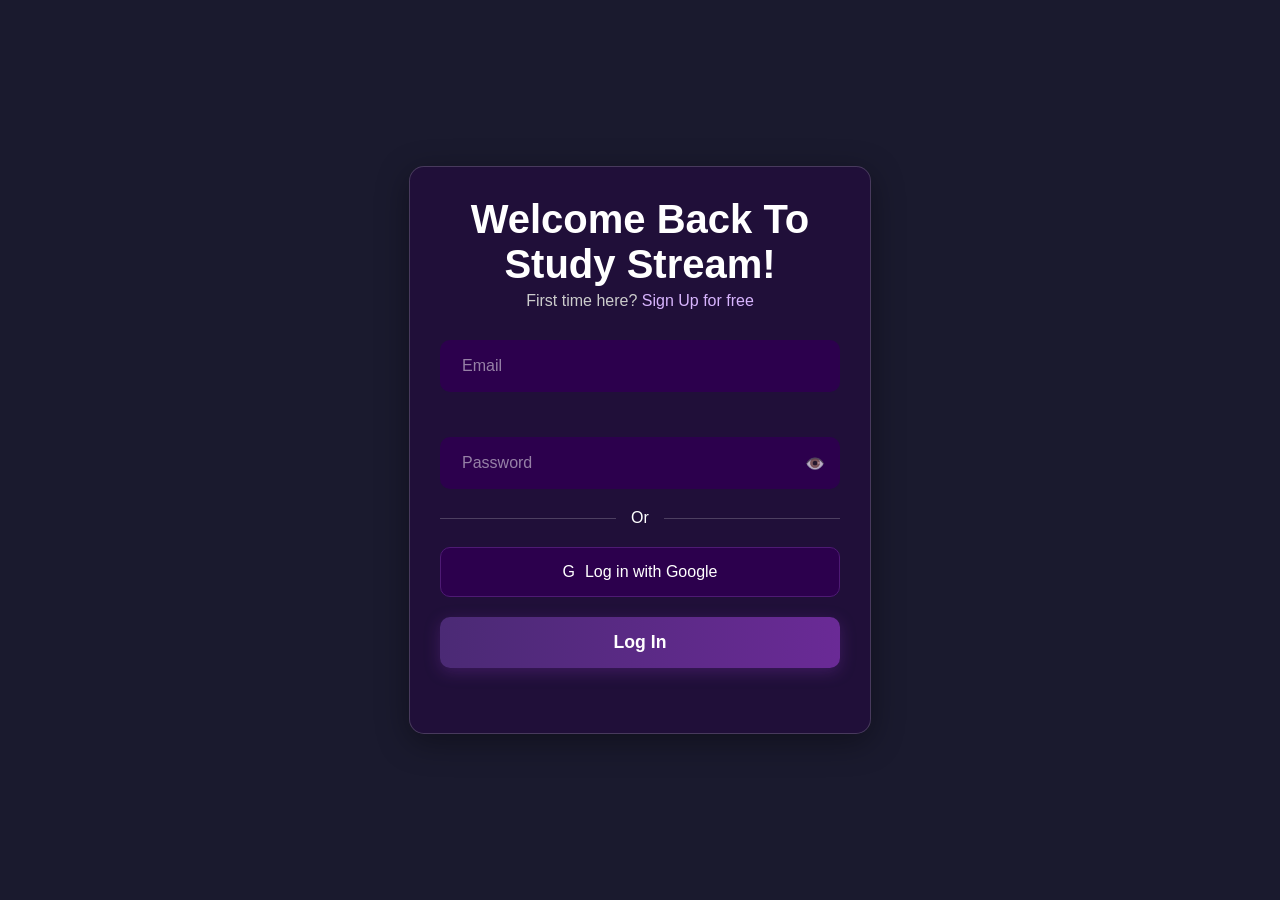
<file: index.html>
<!DOCTYPE html>
<html>
<head>
    <title>Sign Up</title>
    <meta charset="UTF-8">
    <meta name="viewport" content="width=device-width,initial-scale=1.0">
    <link rel="stylesheet" href="styles.css">
</head>
<body>
    <div class="first-container">
        <div class="header">
            <h1>Welcome Back To Study Stream!</h1>
            <p>First time here? <a href="signup.html" class="signup-link">Sign Up for free</a></p>
        </div>

        <form action="#" method="post" id="loginForm">
            <div class="sign-up-form">
                <input type="email" id="userEmail" class="form-control" placeholder="Email" required>
                <div class="validation-message" id="emailValidation"></div>
            </div>

            <div class="sign-up-form password-container">
                <input type="password" id="password" class="form-control" placeholder="Password" required>
                <span class="toggle-password" onclick="togglePassword()">👁️</span>
                <div class="validation-message" id="passwordValidation"></div>
            </div>

            <div class="divider">Or</div>

            <button type="button" class="social-login-button" id="googleLogin">
                <span class="google-icon">G</span>Log in with Google
            </button>

            <button type="submit" class="login-button" id="loginBtn">
                <span class="btn-text">Log In</span>
                <span class="loading-spinner" style="display: none;">⏳</span>
            </button>

            <div class="message" id="loginMessage"></div>
        </form>
    </div>

    <script src="script.js"></script>
</body>
</html>
</file>
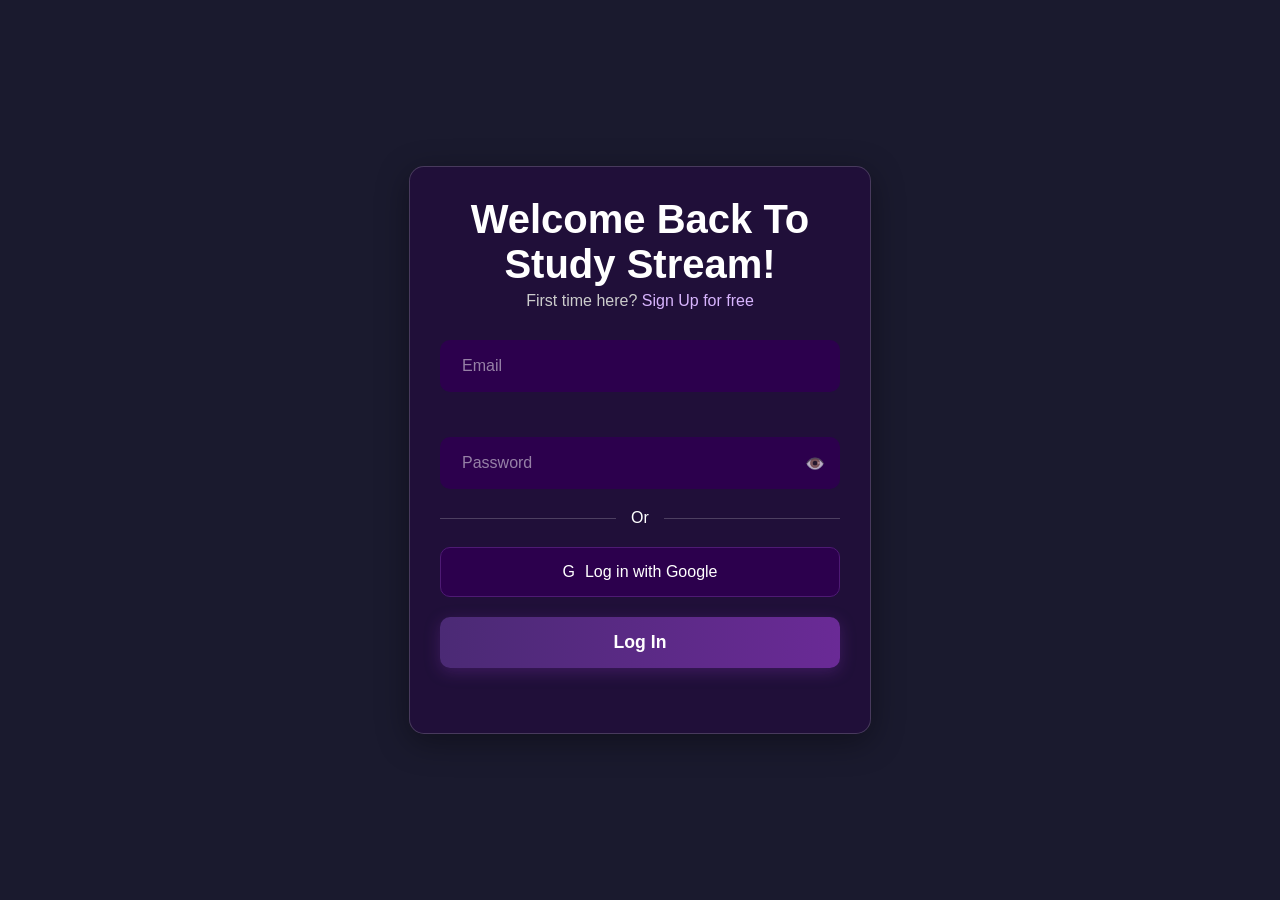
<file: dashboard.html>
<!DOCTYPE html>
<html lang="en">
  <head>
    <meta charset="UTF-8" />
    <meta name="viewport" content="width=device-width, initial-scale=1.0" />
    <title>StudyStream Dashboard</title>
    <link rel="stylesheet" href="styles.css" />
  </head>
  <body class="dashboard-body">
    <div class="app-container">
      <!-- Sidebar -->
      <aside class="sidebar">
        <!-- Logo -->
        <div class="sidebar-logo">
          <div class="logo-content">
            <div class="logo-icon">
              <svg
                class="icon"
                fill="none"
                stroke="currentColor"
                viewBox="0 0 24 24"
              >
                <path
                  stroke-linecap="round"
                  stroke-linejoin="round"
                  stroke-width="2"
                  d="M12 6.253v13m0-13C10.832 5.477 9.246 5 7.5 5S4.168 5.477 3 6.253v13C4.168 18.477 5.754 18 7.5 18s3.332.477 4.5 1.253m0-13C13.168 5.477 14.754 5 16.5 5c1.747 0 3.332.477 4.5 1.253v13C19.832 18.477 18.247 18 16.5 18c-1.746 0-3.332.477-4.5 1.253"
                />
              </svg>
            </div>
            <div>
              <h1 class="logo-title">StudyStream</h1>
              <p class="logo-subtitle">Learn together, succeed faster</p>
            </div>
          </div>
        </div>

        <!-- Navigation -->
        <nav class="sidebar-nav">
          <button class="nav-item active">
            <svg
              class="icon"
              fill="none"
              stroke="currentColor"
              viewBox="0 0 24 24"
            >
              <path
                stroke-linecap="round"
                stroke-linejoin="round"
                stroke-width="2"
                d="M3 12l2-2m0 0l7-7 7 7M5 10v10a1 1 0 001 1h3m10-11l2 2m-2-2v10a1 1 0 01-1 1h-3m-6 0a1 1 0 001-1v-4a1 1 0 011-1h2a1 1 0 011 1v4a1 1 0 001 1m-6 0h6"
              />
            </svg>
            <span>Dashboard</span>
          </button>
          <button class="nav-item">
            <svg
              class="icon"
              fill="none"
              stroke="currentColor"
              viewBox="0 0 24 24"
            >
              <path
                stroke-linecap="round"
                stroke-linejoin="round"
                stroke-width="2"
                d="M17 20h5v-2a3 3 0 00-5.356-1.857M17 20H7m10 0v-2c0-.656-.126-1.283-.356-1.857M7 20H2v-2a3 3 0 015.356-1.857M7 20v-2c0-.656.126-1.283.356-1.857m0 0a5.002 5.002 0 019.288 0M15 7a3 3 0 11-6 0 3 3 0 016 0zm6 3a2 2 0 11-4 0 2 2 0 014 0zM7 10a2 2 0 11-4 0 2 2 0 014 0z"
              />
            </svg>
            <span>Study Rooms</span>
          </button>
          <button class="nav-item">
            <svg
              class="icon"
              fill="none"
              stroke="currentColor"
              viewBox="0 0 24 24"
            >
              <path
                stroke-linecap="round"
                stroke-linejoin="round"
                stroke-width="2"
                d="M12 6.253v13m0-13C10.832 5.477 9.246 5 7.5 5S4.168 5.477 3 6.253v13C4.168 18.477 5.754 18 7.5 18s3.332.477 4.5 1.253m0-13C13.168 5.477 14.754 5 16.5 5c1.747 0 3.332.477 4.5 1.253v13C19.832 18.477 18.247 18 16.5 18c-1.746 0-3.332.477-4.5 1.253"
              />
            </svg>
            <span>My Notes</span>
          </button>
          <button class="nav-item">
            <svg
              class="icon"
              fill="none"
              stroke="currentColor"
              viewBox="0 0 24 24"
            >
              <path
                stroke-linecap="round"
                stroke-linejoin="round"
                stroke-width="2"
                d="M9 19v-6a2 2 0 00-2-2H5a2 2 0 00-2 2v6a2 2 0 002 2h2a2 2 0 002-2zm0 0V9a2 2 0 012-2h2a2 2 0 012 2v10m-6 0a2 2 0 002 2h2a2 2 0 002-2m0 0V5a2 2 0 012-2h2a2 2 0 012 2v14a2 2 0 01-2 2h-2a2 2 0 01-2-2z"
              />
            </svg>
            <span>Progress</span>
          </button>
          <button class="nav-item">
            <svg
              class="icon"
              fill="none"
              stroke="currentColor"
              viewBox="0 0 24 24"
            >
              <path
                stroke-linecap="round"
                stroke-linejoin="round"
                stroke-width="2"
                d="M12 15v2m-6 4h12a2 2 0 002-2v-6a2 2 0 00-2-2H6a2 2 0 00-2 2v6a2 2 0 002 2zm10-10V7a4 4 0 00-8 0v4h8z"
              />
            </svg>
            <span>Challenges</span>
          </button>
          <button class="nav-item">
            <svg
              class="icon"
              fill="none"
              stroke="currentColor"
              viewBox="0 0 24 24"
            >
              <path
                stroke-linecap="round"
                stroke-linejoin="round"
                stroke-width="2"
                d="M9 12l2 2 4-4m6 2a9 9 0 11-18 0 9 9 0 0118 0z"
              />
            </svg>
            <span>Goals</span>
          </button>
          <button class="nav-item">
            <svg
              class="icon"
              fill="none"
              stroke="currentColor"
              viewBox="0 0 24 24"
            >
              <path
                stroke-linecap="round"
                stroke-linejoin="round"
                stroke-width="2"
                d="M12 8v4l3 3m6-3a9 9 0 11-18 0 9 9 0 0118 0z"
              />
            </svg>
            <span>Pomodoro</span>
          </button>
          <button class="nav-item">
            <svg
              class="icon"
              fill="none"
              stroke="currentColor"
              viewBox="0 0 24 24"
            >
              <path
                stroke-linecap="round"
                stroke-linejoin="round"
                stroke-width="2"
                d="M8 12h.01M12 12h.01M16 12h.01M21 12c0 4.418-4.03 8-9 8a9.863 9.863 0 01-4.255-.949L3 20l1.395-3.72C3.512 15.042 3 13.574 3 12c0-4.418 4.03-8 9-8s9 3.582 9 8z"
              />
            </svg>
            <span>Chat</span>
          </button>
          <button class="nav-item">
            <svg
              class="icon"
              fill="none"
              stroke="currentColor"
              viewBox="0 0 24 24"
            >
              <path
                stroke-linecap="round"
                stroke-linejoin="round"
                stroke-width="2"
                d="M10.325 4.317c.426-1.756 2.924-1.756 3.35 0a1.724 1.724 0 002.573 1.066c1.543-.94 3.31.826 2.37 2.37a1.724 1.724 0 001.065 2.572c1.756.426 1.756 2.924 0 3.35a1.724 1.724 0 00-1.066 2.573c.94 1.543-.826 3.31-2.37 2.37a1.724 1.724 0 00-2.572 1.065c-.426 1.756-2.924 1.756-3.35 0a1.724 1.724 0 00-2.573-1.066c-1.543.94-3.31-.826-2.37-2.37a1.724 1.724 0 00-1.065-2.572c-1.756-.426-1.756-2.924 0-3.35a1.724 1.724 0 001.066-2.573c-.94-1.543.826-3.31 2.37-2.37.996.608 2.296.07 2.572-1.065z"
              />
              <path
                stroke-linecap="round"
                stroke-linejoin="round"
                stroke-width="2"
                d="M15 12a3 3 0 11-6 0 3 3 0 016 0z"
              />
            </svg>
            <span>Settings</span>
          </button>
        </nav>

        <!-- User Profile -->
        <div class="user-profile">
          <div class="user-info">
            <div class="user-avatar">KM</div>
            <div class="user-details">
              <p class="user-name">Khotso Mahloane</p>
              <p class="user-level">Level 3 Scholar</p>
            </div>
          </div>
          <button class="logout-btn">
            <svg
              class="icon"
              fill="none"
              stroke="currentColor"
              viewBox="0 0 24 24"
            >
              <path
                stroke-linecap="round"
                stroke-linejoin="round"
                stroke-width="2"
                d="M17 16l4-4m0 0l-4-4m4 4H7m6 4v1a3 3 0 01-3 3H6a3 3 0 01-3-3V7a3 3 0 013-3h4a3 3 0 013 3v1"
              />
            </svg>
            Logout
          </button>
        </div>
      </aside>

      <!-- Main Content -->
      <main class="main-content">
        <!-- Header -->
        <header class="dashboard-header">
          <div>
            <h1 class="header-title">Good morning, Khotso Mahloane! 🌟</h1>
            <p class="header-subtitle">
              Ready to crush your study goals today?
            </p>
          </div>
          <button class="create-room-btn">
            <svg
              class="icon"
              fill="none"
              stroke="currentColor"
              viewBox="0 0 24 24"
            >
              <path
                stroke-linecap="round"
                stroke-linejoin="round"
                stroke-width="2"
                d="M12 4v16m8-8H4"
              />
            </svg>
            Create Study Room
          </button>
        </header>

        <!-- Dashboard Content -->
        <div class="dashboard-content">
          <!-- Stats Grid -->
          <div class="stats-grid">
            <div class="stat-card">
              <div class="stat-header">
                <div>
                  <div class="stat-value">14</div>
                  <div class="stat-subtitle">Days in a row! 🔥</div>
                </div>
                <div class="stat-icon">
                  <svg
                    class="icon"
                    fill="none"
                    stroke="currentColor"
                    viewBox="0 0 24 24"
                  >
                    <path
                      stroke-linecap="round"
                      stroke-linejoin="round"
                      stroke-width="2"
                      d="M17.657 18.657A8 8 0 016.343 7.343S7 9 9 10c0-2 .5-5 2.986-7C14 5 16.09 5.777 17.656 7.343A7.975 7.975 0 0120 13a7.975 7.975 0 01-2.343 5.657z"
                    />
                  </svg>
                </div>
              </div>
              <p class="stat-subtitle">Study Streak</p>
            </div>

            <div class="stat-card">
              <div class="stat-header">
                <div>
                  <div class="stat-value">28.5</div>
                  <div class="stat-subtitle">Target: 35 hours</div>
                </div>
                <div class="stat-icon">
                  <svg
                    class="icon"
                    fill="none"
                    stroke="currentColor"
                    viewBox="0 0 24 24"
                  >
                    <path
                      stroke-linecap="round"
                      stroke-linejoin="round"
                      stroke-width="2"
                      d="M12 8v4l3 3m6-3a9 9 0 11-18 0 9 9 0 0118 0z"
                    />
                  </svg>
                </div>
              </div>
              <p class="stat-subtitle">Hours This Week</p>
            </div>

            <div class="stat-card">
              <div class="stat-header">
                <div>
                  <div class="stat-value">12</div>
                  <div class="stat-subtitle">This month</div>
                </div>
                <div class="stat-icon">
                  <svg
                    class="icon"
                    fill="none"
                    stroke="currentColor"
                    viewBox="0 0 24 24"
                  >
                    <path
                      stroke-linecap="round"
                      stroke-linejoin="round"
                      stroke-width="2"
                      d="M9.663 17h4.673M12 3v1m6.364 1.636l-.707.707M21 12h-1M4 12H3m3.343-5.657l-.707-.707m2.828 9.9a5 5 0 117.072 0l-.548.547A3.374 3.374 0 0014 18.469V19a2 2 0 11-4 0v-.531c0-.895-.356-1.754-.988-2.386l-.548-.547z"
                    />
                  </svg>
                </div>
              </div>
              <p class="stat-subtitle">Study Sessions</p>
            </div>

            <div class="stat-card">
              <div class="stat-header">
                <div>
                  <div class="stat-value">23</div>
                  <div class="stat-subtitle">Badges earned</div>
                </div>
                <div class="stat-icon">
                  <svg
                    class="icon"
                    fill="none"
                    stroke="currentColor"
                    viewBox="0 0 24 24"
                  >
                    <path
                      stroke-linecap="round"
                      stroke-linejoin="round"
                      stroke-width="2"
                      d="M12 15v2m-6 4h12a2 2 0 002-2v-6a2 2 0 00-2-2H6a2 2 0 00-2 2v6a2 2 0 002 2zm10-10V7a4 4 0 00-8 0v4h8z"
                    />
                  </svg>
                </div>
              </div>
              <p class="stat-subtitle">Achievements</p>
            </div>
          </div>

          <!-- Study Rooms Section -->
          <div>
            <div class="section-header">
              <h2 class="section-title">Active Study Rooms</h2>
              <button class="view-all-btn">View All Rooms</button>
            </div>

            <div class="rooms-grid">
              <!-- Room 1 -->
              <div class="room-card">
                <div class="room-header">
                  <div>
                    <h3 class="room-title">Physics Final Prep</h3>
                    <p class="room-subject">Physics</p>
                  </div>
                  <span class="live-badge">
                    <span class="live-dot"></span>
                    LIVE
                  </span>
                </div>
                <div class="room-participants">
                  <div class="participant-avatars">
                    <div class="participant-avatar">KM</div>
                    <div class="participant-avatar">MC</div>
                    <div class="participant-avatar">ED</div>
                    <div class="participant-avatar">AT</div>
                  </div>
                  <span class="participant-count">4/8 participants</span>
                </div>
                <p class="room-activity">📝 Solving thermodynamics problems</p>
                <p class="room-duration">⏱️ Duration: 2h 30m</p>
                <button class="join-room-btn">Join Room</button>
              </div>

              <!-- Room 2 -->
              <div class="room-card">
                <div class="room-header">
                  <div>
                    <h3 class="room-title">React Deep Dive</h3>
                    <p class="room-subject">Programming</p>
                  </div>
                  <span class="live-badge">
                    <span class="live-dot"></span>
                    LIVE
                  </span>
                </div>
                <div class="room-participants">
                  <div class="participant-avatars">
                    <div class="participant-avatar">KM</div>
                    <div class="participant-avatar">LP</div>
                    <div class="participant-avatar">DK</div>
                    <div class="participant-avatar">AB</div>
                  </div>
                  <span class="participant-count">6/10 participants</span>
                </div>
                <p class="room-activity">💻 Building a custom hook together</p>
                <p class="room-duration">⏱️ Duration: 1h 45m</p>
                <button class="join-room-btn">Join Room</button>
              </div>

              <!-- Room 3 -->
              <div class="room-card">
                <div class="room-header">
                  <div>
                    <h3 class="room-title">Calculus Study Group</h3>
                    <p class="room-subject">Mathematics</p>
                  </div>
                </div>
                <div class="room-participants">
                  <div class="participant-avatars">
                    <div class="participant-avatar">KM</div>
                    <div class="participant-avatar">SA</div>
                  </div>
                  <span class="participant-count">2/6 participants</span>
                </div>
                <p class="room-activity">
                  🔜 Starting soon - Integration techniques
                </p>
                <p class="room-duration">⏱️ Duration: 3h 0m</p>
                <button class="join-room-btn">Join Room</button>
              </div>
            </div>
          </div>

          <!-- Quick Actions & Schedule -->
          <div class="bottom-grid">
            <div class="card">
              <h3 class="card-title">Quick Actions</h3>
              <button class="action-btn primary">
                <svg
                  class="icon"
                  fill="none"
                  stroke="currentColor"
                  viewBox="0 0 24 24"
                >
                  <path
                    stroke-linecap="round"
                    stroke-linejoin="round"
                    stroke-width="2"
                    d="M12 8v4l3 3m6-3a9 9 0 11-18 0 9 9 0 0118 0z"
                  />
                </svg>
                Start Pomodoro Session
              </button>
              <button class="action-btn">
                <svg
                  class="icon"
                  fill="none"
                  stroke="currentColor"
                  viewBox="0 0 24 24"
                >
                  <path
                    stroke-linecap="round"
                    stroke-linejoin="round"
                    stroke-width="2"
                    d="M12 6.253v13m0-13C10.832 5.477 9.246 5 7.5 5S4.168 5.477 3 6.253v13C4.168 18.477 5.754 18 7.5 18s3.332.477 4.5 1.253m0-13C13.168 5.477 14.754 5 16.5 5c1.747 0 3.332.477 4.5 1.253v13C19.832 18.477 18.247 18 16.5 18c-1.746 0-3.332.477-4.5 1.253"
                  />
                </svg>
                Upload Study Materials
              </button>
              <button class="action-btn">
                <svg
                  class="icon"
                  fill="none"
                  stroke="currentColor"
                  viewBox="0 0 24 24"
                >
                  <path
                    stroke-linecap="round"
                    stroke-linejoin="round"
                    stroke-width="2"
                    d="M17 20h5v-2a3 3 0 00-5.356-1.857M17 20H7m10 0v-2c0-.656-.126-1.283-.356-1.857M7 20H2v-2a3 3 0 015.356-1.857M7 20v-2c0-.656.126-1.283.356-1.857m0 0a5.002 5.002 0 019.288 0M15 7a3 3 0 11-6 0 3 3 0 016 0zm6 3a2 2 0 11-4 0 2 2 0 014 0zM7 10a2 2 0 11-4 0 2 2 0 014 0z"
                  />
                </svg>
                Invite Study Buddy
              </button>
            </div>

            <div class="card">
              <h3 class="card-title">Today's Schedule</h3>
              <div class="schedule-item">
                <div class="schedule-info">
                  <svg
                    class="icon"
                    fill="none"
                    stroke="currentColor"
                    viewBox="0 0 24 24"
                    style="color: hsl(217, 91%, 60%)"
                  >
                    <path
                      stroke-linecap="round"
                      stroke-linejoin="round"
                      stroke-width="2"
                      d="M8 7V3m8 4V3m-9 8h10M5 21h14a2 2 0 002-2V7a2 2 0 00-2-2H5a2 2 0 00-2 2v12a2 2 0 002 2z"
                    />
                  </svg>
                  <div>
                    <p class="schedule-title">Python Study Session</p>
                    <p class="schedule-type">Study Room</p>
                  </div>
                </div>
                <span class="schedule-time">2:00 PM</span>
              </div>
              <div class="schedule-item">
                <div class="schedule-info">
                  <svg
                    class="icon"
                    fill="none"
                    stroke="currentColor"
                    viewBox="0 0 24 24"
                    style="color: hsl(217, 91%, 60%)"
                  >
                    <path
                      stroke-linecap="round"
                      stroke-linejoin="round"
                      stroke-width="2"
                      d="M8 7V3m8 4V3m-9 8h10M5 21h14a2 2 0 002-2V7a2 2 0 00-2-2H5a2 2 0 00-2 2v12a2 2 0 002 2z"
                    />
                  </svg>
                  <div>
                    <p class="schedule-title">Calculus Quiz Review</p>
                    <p class="schedule-type">AI Tutor</p>
                  </div>
                </div>
                <span class="schedule-time">4:30 PM</span>
              </div>
              <div class="schedule-item">
                <div class="schedule-info">
                  <svg
                    class="icon"
                    fill="none"
                    stroke="currentColor"
                    viewBox="0 0 24 24"
                    style="color: hsl(217, 91%, 60%)"
                  >
                    <path
                      stroke-linecap="round"
                      stroke-linejoin="round"
                      stroke-width="2"
                      d="M8 7V3m8 4V3m-9 8h10M5 21h14a2 2 0 002-2V7a2 2 0 00-2-2H5a2 2 0 00-2 2v12a2 2 0 002 2z"
                    />
                  </svg>
                  <div>
                    <p class="schedule-title">Group Challenge: 30-Day Streak</p>
                    <p class="schedule-type">Challenge</p>
                  </div>
                </div>
                <span class="schedule-time">6:00 PM</span>
              </div>
            </div>
          </div>
        </div>
      </main>
    </div>
    <script src="script.js"></script>
  </body>
</html>
</file>
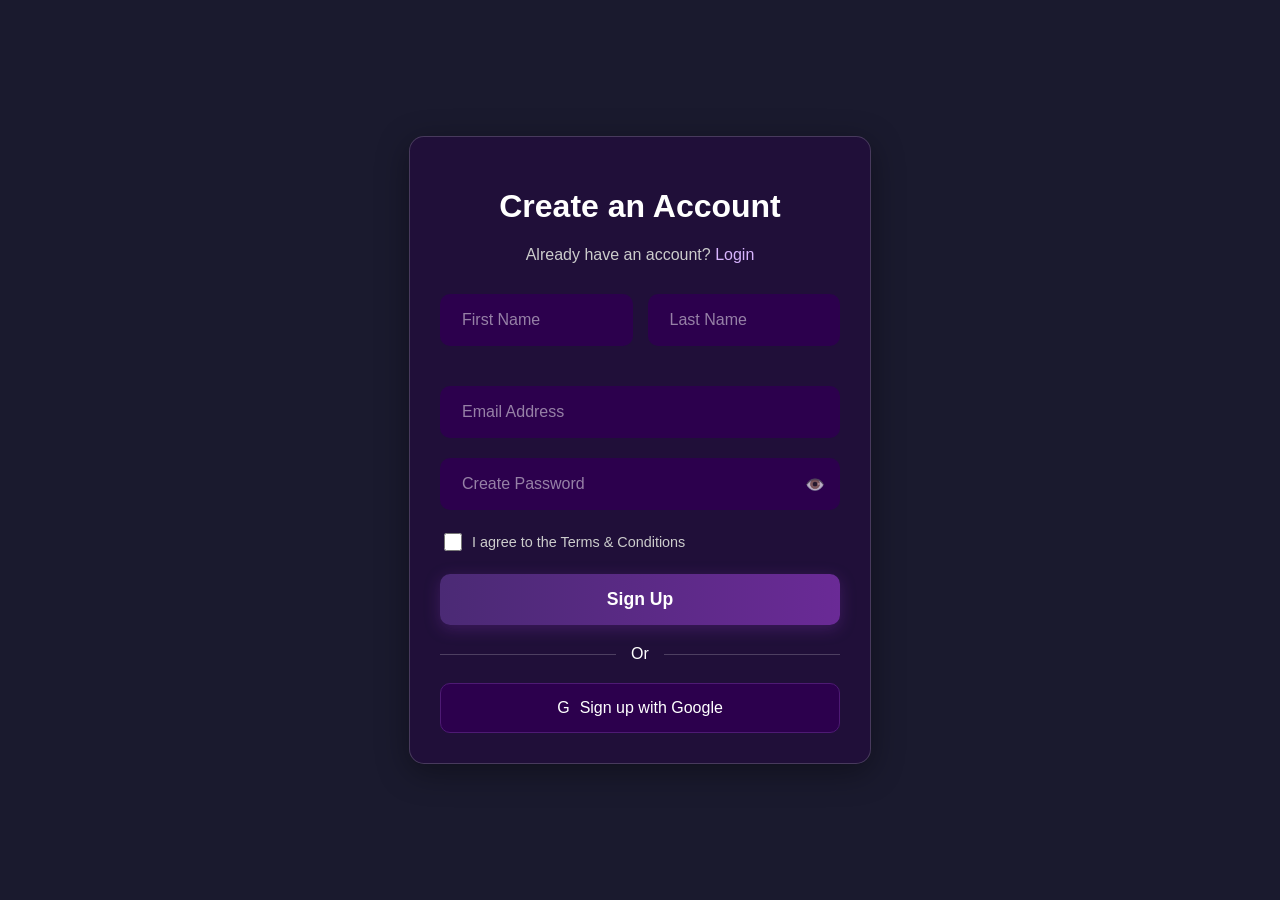
<file: signup.html>
<!DOCTYPE html>
<html lang="en">
<head>
    <meta charset="UTF-8">
    <meta name="viewport" content="width=device-width, initial-scale=1.0">
    <title>Sign Up - Study Stream</title>
    <link rel="stylesheet" href="styles.css">
</head>
<body>
    <div class="first-container">
        <h1>Create an Account</h1>
        <p class="login">Already have an account? <a href="index.html">Login</a></p>
        
        <form action="#" method="post" id="signupForm">
            <div class="input-row">
                <div class="input-group">
                    <input type="text" class="form-control" placeholder="First Name" required>
                </div>
                <div class="input-group">
                    <input type="text" class="form-control" placeholder="Last Name" required>
                </div>
            </div>
            
            <div class="input-group">
                <input type="email" class="form-control" placeholder="Email Address" required>
            </div>
            
            <div class="input-group password-container">
                <input type="password" class="form-control" placeholder="Create Password" required>
                <span class="toggle-password" onclick="togglePassword()">👁️</span>
            </div>
            
            <div class="terms-container">
                <input type="checkbox" id="terms" name="terms" required>
                <label for="terms">I agree to the Terms & Conditions</label>
            </div>
            
            <button type="submit" class="login-button">
                <span class="btn-text">Sign Up</span>
                <span class="loading-spinner" style="display: none;">⏳</span>
            </button>
            
            <div class="divider">Or</div>
            
            <button type="button" class="social-login-button">
                <span class="google-icon">G</span>Sign up with Google
            </button>
        </form>
    </div>

    <script src="script.js"></script>
</body>
</html>
</file>
<file: styles.css>
/* === EXISTING LOGIN/SIGNUP STYLES === */
:root {
  --dark-background: #1a1a2e;
  --purple-dark: #2c004d;
  --purple-medium: #4e1a74;
  --purple-light: #6a2a96;
  --text-color: #ffffff;
  --button-gradient: linear-gradient(90deg, #4b2a75, #6a2a96);
  --success: #4ade80;
  --error: #f87171;
}

body {
  font-family: "Poppins", sans-serif;
  background-color: var(--dark-background);
  color: var(--text-color);
  display: flex;
  justify-content: center;
  align-items: center;
  min-height: 100vh;
  margin: 0;
  text-align: center;
  padding: 20px;
  box-sizing: border-box;
  background-image: url("https://images.unsplash.com/photo-1584697964358-3e14ca57658b?ixlib=rb-4.0.3");
  background-size: 120%;
  background-position: center;
  animation: kenburns 20s infinite ease-in-out;
}

.first-container {
  width: 100%;
  max-width: 400px;
  padding: 30px;
  border-radius: 15px;
  background: rgba(44, 0, 77, 0.4);
  box-shadow: 0 8px 32px 0 rgba(0, 0, 0, 0.37);
  backdrop-filter: blur(4px);
  -webkit-backdrop-filter: blur(4px);
  border: 1px solid rgba(255, 255, 255, 0.18);
  animation: float 6s ease-in-out infinite;
  opacity: 0;
  transform: translateY(20px);
  animation: fadeIn 1s ease forwards, float 6s ease-in-out infinite;
}

.header h1 {
  font-size: 2.5rem;
  margin: 0;
  font-weight: 600;
}

.header p {
  font-size: 1rem;
  margin: 5px 0 30px;
  color: #ccc;
}

/* Shared styles for both pages */
.signup-link,
.login a {
  color: #d8b4fe;
  text-decoration: none;
  font-weight: 500;
  transition: color 0.3s ease, text-decoration 0.3s ease;
}

.signup-link:hover,
.login a:hover {
  color: #e9d5ff;
  text-decoration: underline;
}

.signup-link:active,
.login a:active {
  color: #c084fc;
}

.login {
  font-size: 1rem;
  margin: 5px 0 30px;
  color: #ccc;
}

.sign-up-form,
.input-group {
  margin-bottom: 20px;
  position: relative;
}

.password-container {
  display: flex;
  align-items: center;
}

.input-row {
  display: flex;
  gap: 15px;
  margin-bottom: 20px;
}

.input-group {
  flex: 1;
}

.toggle-password {
  position: absolute;
  right: 15px;
  cursor: pointer;
  opacity: 0.7;
  transition: opacity 0.3s ease;
}

.toggle-password:hover {
  opacity: 1;
}

.form-control {
  width: 100%;
  padding: 15px 20px;
  background-color: var(--purple-dark);
  border: 2px solid transparent;
  border-radius: 10px;
  color: var(--text-color);
  font-size: 1rem;
  box-sizing: border-box;
  outline: none;
  transition: all 0.3s ease;
}

.form-control::placeholder {
  color: rgba(255, 255, 255, 0.5);
}

.form-control:focus {
  background-color: var(--purple-medium);
  box-shadow: 0 0 0 3px rgba(106, 42, 150, 0.5);
  border-color: var(--purple-light);
}

.form-control.valid {
  border-color: var(--success);
}

.form-control.invalid {
  border-color: var(--error);
}

.validation-message {
  font-size: 0.8rem;
  margin-top: 5px;
  text-align: left;
  min-height: 20px;
}

.validation-message.valid {
  color: var(--success);
}

.validation-message.invalid {
  color: var(--error);
}

.terms-container {
  display: flex;
  align-items: center;
  margin-bottom: 20px;
  text-align: left;
}

.terms-container input[type="checkbox"] {
  width: 18px;
  height: 18px;
  margin-right: 10px;
  accent-color: var(--purple-light);
  cursor: pointer;
}

.terms-container label {
  font-size: 0.9rem;
  color: #ccc;
  cursor: pointer;
}

.divider {
  display: flex;
  align-items: center;
  text-align: center;
  margin: 20px 0;
}

.divider::before,
.divider::after {
  content: "";
  flex: 1;
  border-bottom: 1px solid rgba(255, 255, 255, 0.2);
}

.divider:not(:empty)::before {
  margin-right: 15px;
}

.divider:not(:empty)::after {
  margin-left: 15px;
}

.social-login-button {
  width: 100%;
  padding: 15px;
  background: var(--purple-dark);
  border: 1px solid var(--purple-medium);
  border-radius: 10px;
  color: var(--text-color);
  font-size: 1rem;
  font-weight: 500;
  cursor: pointer;
  transition: all 0.3s ease;
  display: flex;
  align-items: center;
  justify-content: center;
  gap: 10px;
}

.social-login-button:hover {
  background: var(--purple-medium);
  border-color: var(--purple-light);
  transform: translateX(5px);
  box-shadow: -4px 0px 10px rgba(106, 42, 150, 0.4);
}

.login-button {
  width: 100%;
  padding: 15px;
  background: var(--button-gradient);
  border: none;
  border-radius: 10px;
  color: var(--text-color);
  font-size: 1.1rem;
  font-weight: 600;
  cursor: pointer;
  transition: all 0.2s ease;
  margin-top: 20px;
  box-shadow: 0 4px 15px rgba(106, 42, 150, 0.4);
  display: flex;
  align-items: center;
  justify-content: center;
  gap: 10px;
}

.login-button:hover {
  transform: translateY(-2px);
  box-shadow: 0 6px 20px rgba(106, 42, 150, 0.6);
}

.login-button:active {
  transform: translateY(0px) scale(0.98);
}

.login-button.loading {
  opacity: 0.8;
  cursor: not-allowed;
}

.loading-spinner {
  animation: spin 1s linear infinite;
}

.message {
  margin-top: 15px;
  padding: 10px;
  border-radius: 5px;
  font-size: 0.9rem;
  opacity: 0;
  transform: translateY(-10px);
  transition: all 0.3s ease;
}

.message.success {
  background-color: rgba(74, 222, 128, 0.2);
  border: 1px solid var(--success);
  opacity: 1;
  transform: translateY(0);
}

.message.error {
  background-color: rgba(248, 113, 113, 0.2);
  border: 1px solid var(--error);
  opacity: 1;
  transform: translateY(0);
}

@keyframes kenburns {
  0% {
    background-size: 120%;
    background-position: center center;
  }
  50% {
    background-size: 130%;
    background-position: 20% center;
  }
  100% {
    background-size: 120%;
    background-position: center center;
  }
}

@keyframes float {
  0%,
  100% {
    transform: translateY(0px);
  }
  50% {
    transform: translateY(-10px);
  }
}

@keyframes fadeIn {
  to {
    opacity: 1;
    transform: translateY(0);
  }
}

@keyframes spin {
  from {
    transform: rotate(0deg);
  }
  to {
    transform: rotate(360deg);
  }
}

@keyframes shake {
  0%,
  100% {
    transform: translateX(0);
  }
  25% {
    transform: translateX(-10px);
  }
  50% {
    transform: translateX(10px);
  }
  75% {
    transform: translateX(-10px);
  }
}

.shake {
  animation: shake 0.5s ease-in-out;
}

/* === UPDATED DASHBOARD STYLES - NEW BLUE THEME === */
body.dashboard-body {
  background-image: none !important;
  background-color: #0f172a !important;
  animation: none !important;
  display: block !important;
  justify-content: normal !important;
  align-items: normal !important;
  text-align: left !important;
  padding: 0 !important;
  font-family: -apple-system, BlinkMacSystemFont, "Segoe UI", Roboto,
    "Helvetica Neue", Arial, sans-serif;
  color: #f8fafc !important;
  overflow-x: hidden;
}

body.dashboard-body .app-container {
  background-color: #0f172a !important;
  display: flex;
  height: 100vh;
  min-width: 1200px;
}

/* Sidebar */
body.dashboard-body .sidebar {
  width: 280px;
  background-color: #0f172a !important;
  border-right: 1px solid #1e293b !important;
  display: flex;
  flex-direction: column;
  height: 100%;
  flex-shrink: 0;
}

body.dashboard-body .sidebar-logo {
  padding: 24px;
  border-bottom: 1px solid #1e293b !important;
  background-color: #0f172a !important;
}

body.dashboard-body .logo-icon {
  width: 32px;
  height: 32px;
  background: linear-gradient(135deg, #3b82f6, #8b5cf6) !important;
  border-radius: 8px;
  display: flex;
  align-items: center;
  justify-content: center;
}

body.dashboard-body .logo-title {
  font-size: 20px;
  font-weight: 700;
  background: linear-gradient(135deg, #3b82f6, #8b5cf6) !important;
  -webkit-background-clip: text !important;
  -webkit-text-fill-color: transparent !important;
  background-clip: text !important;
}

body.dashboard-body .logo-subtitle {
  font-size: 12px;
  color: #94a3b8 !important;
}

/* Navigation */
body.dashboard-body .sidebar-nav {
  flex: 1;
  padding: 24px 16px;
  overflow-y: auto;
  background-color: #0f172a !important;
}

body.dashboard-body .nav-item {
  display: flex;
  align-items: center;
  gap: 12px;
  padding: 12px 16px;
  margin-bottom: 8px;
  border-radius: 12px;
  font-size: 14px;
  font-weight: 500;
  color: #94a3b8 !important;
  cursor: pointer;
  transition: all 0.3s;
  border: none;
  background: transparent !important;
  width: 100%;
  text-align: left;
}

body.dashboard-body .nav-item:hover {
  color: #f8fafc !important;
  background-color: #1e293b !important;
}

body.dashboard-body .nav-item.active {
  background: linear-gradient(135deg, #3b82f6, #8b5cf6) !important;
  color: white !important;
}

body.dashboard-body .nav-item svg {
  width: 20px;
  height: 20px;
}

/* User Profile */
body.dashboard-body .user-profile {
  padding: 16px;
  border-top: 1px solid #1e293b !important;
  background-color: #0f172a !important;
}

body.dashboard-body .user-info {
  display: flex;
  align-items: center;
  gap: 12px;
  padding: 12px;
  border-radius: 12px;
  background-color: #1e293b !important;
  margin-bottom: 8px;
}

body.dashboard-body .user-avatar {
  width: 40px;
  height: 40px;
  background: linear-gradient(45deg, #8b5cf6, #a855f7) !important;
  border-radius: 50%;
  display: flex;
  align-items: center;
  justify-content: center;
  font-size: 14px;
  font-weight: 600;
  color: white;
}

body.dashboard-body .user-name {
  font-size: 14px;
  font-weight: 500;
  color: #f8fafc !important;
}

body.dashboard-body .user-level {
  font-size: 12px;
  color: #94a3b8 !important;
}

body.dashboard-body .logout-btn {
  width: 100%;
  padding: 10px;
  border: 1px solid #334155 !important;
  border-radius: 8px;
  background: transparent !important;
  color: #f8fafc !important;
  font-size: 14px;
  cursor: pointer;
  display: flex;
  align-items: center;
  justify-content: center;
  gap: 8px;
  transition: all 0.3s;
}

body.dashboard-body .logout-btn:hover {
  background-color: #1e293b !important;
}

/* Main Content */
body.dashboard-body .main-content {
  flex: 1;
  overflow-y: auto;
  min-width: 920px;
  background-color: #0f172a !important;
}

/* Header */
body.dashboard-body .dashboard-header {
  background-color: #1e293b !important;
  border-bottom: 1px solid #334155 !important;
  padding: 24px 32px;
  display: flex;
  align-items: center;
  justify-content: space-between;
  min-height: 100px;
}

body.dashboard-body .header-title {
  font-size: 24px;
  font-weight: 700;
  color: #f8fafc !important;
}

body.dashboard-body .header-subtitle {
  color: #94a3b8 !important;
  font-size: 16px;
}

body.dashboard-body .create-room-btn {
  display: flex;
  align-items: center;
  gap: 8px;
  padding: 12px 24px;
  background: linear-gradient(135deg, #3b82f6, #8b5cf6) !important;
  color: white !important;
  border: none !important;
  border-radius: 8px;
  font-weight: 500;
  cursor: pointer;
  transition: opacity 0.3s;
  font-size: 14px;
}

body.dashboard-body .create-room-btn:hover {
  opacity: 0.9;
}

/* Dashboard Content */
body.dashboard-body .dashboard-content {
  padding: 32px;
  min-width: 900px;
  background-color: #0f172a !important;
}

/* Stats Grid */
body.dashboard-body .stats-grid {
  display: grid;
  grid-template-columns: repeat(4, 1fr);
  gap: 24px;
  margin-bottom: 32px;
  min-width: 800px;
}

body.dashboard-body .stat-card {
  background-color: #1e293b !important;
  border: 1px solid #334155 !important;
  border-radius: 12px;
  padding: 24px;
  transition: transform 0.3s;
  min-width: 200px;
}

body.dashboard-body .stat-card:hover {
  transform: translateY(-2px);
}

body.dashboard-body .stat-header {
  display: flex;
  justify-content: space-between;
  align-items: flex-start;
  margin-bottom: 12px;
}

body.dashboard-body .stat-icon {
  width: 40px;
  height: 40px;
  background: linear-gradient(135deg, #3b82f6, #8b5cf6) !important;
  border-radius: 8px;
  display: flex;
  align-items: center;
  justify-content: center;
  color: white;
}

body.dashboard-body .stat-value {
  font-size: 32px;
  font-weight: 700;
  color: #f8fafc !important;
  margin-bottom: 4px;
}

body.dashboard-body .stat-subtitle {
  font-size: 14px;
  color: #94a3b8 !important;
}

/* Study Rooms Section */
body.dashboard-body .section-header {
  display: flex;
  justify-content: space-between;
  align-items: center;
  margin-bottom: 24px;
  min-width: 800px;
}

body.dashboard-body .section-title {
  font-size: 20px;
  font-weight: 600;
  color: #f8fafc !important;
}

body.dashboard-body .view-all-btn {
  padding: 8px 16px;
  border: 1px solid #3b82f6 !important;
  background: transparent !important;
  color: #3b82f6 !important;
  border-radius: 8px;
  cursor: pointer;
  transition: all 0.3s;
  font-size: 14px;
}

body.dashboard-body .view-all-btn:hover {
  background-color: rgba(59, 130, 246, 0.1) !important;
}

body.dashboard-body .rooms-grid {
  display: grid;
  grid-template-columns: repeat(3, 1fr);
  gap: 24px;
  margin-bottom: 32px;
  min-width: 800px;
}

body.dashboard-body .room-card {
  background-color: #1e293b !important;
  border: 1px solid #334155 !important;
  border-radius: 12px;
  padding: 24px;
  transition: transform 0.3s;
  min-width: 300px;
}

body.dashboard-body .room-card:hover {
  transform: translateY(-2px);
}

body.dashboard-body .room-header {
  display: flex;
  justify-content: space-between;
  align-items: flex-start;
  margin-bottom: 16px;
}

body.dashboard-body .room-title {
  font-size: 18px;
  font-weight: 600;
  color: #f8fafc !important;
  margin-bottom: 4px;
}

body.dashboard-body .room-subject {
  font-size: 14px;
  color: #94a3b8 !important;
}

body.dashboard-body .live-badge {
  display: inline-flex;
  align-items: center;
  gap: 6px;
  padding: 4px 12px;
  background-color: rgba(34, 197, 94, 0.2) !important;
  color: #22c55e !important;
  border-radius: 20px;
  font-size: 12px;
  font-weight: 500;
}

body.dashboard-body .live-dot {
  width: 6px;
  height: 6px;
  background-color: #22c55e !important;
  border-radius: 50%;
  animation: pulse 2s infinite;
}

body.dashboard-body .room-participants {
  display: flex;
  align-items: center;
  gap: 8px;
  margin-bottom: 12px;
}

body.dashboard-body .participant-avatars {
  display: flex;
  margin-right: 8px;
}

body.dashboard-body .participant-avatar {
  width: 32px;
  height: 32px;
  background: linear-gradient(45deg, #8b5cf6, #a855f7) !important;
  border-radius: 50%;
  display: flex;
  align-items: center;
  justify-content: center;
  font-size: 11px;
  font-weight: 600;
  color: white;
  margin-left: -8px;
  border: 2px solid #1e293b !important;
}

body.dashboard-body .participant-avatar:first-child {
  margin-left: 0;
}

body.dashboard-body .participant-count {
  font-size: 14px;
  color: #94a3b8 !important;
}

body.dashboard-body .room-activity {
  font-size: 14px;
  color: #94a3b8 !important;
  margin-bottom: 12px;
}

body.dashboard-body .room-duration {
  font-size: 14px;
  font-weight: 500;
  color: #f8fafc !important;
  margin-bottom: 16px;
}

body.dashboard-body .join-room-btn {
  width: 100%;
  padding: 12px;
  background: linear-gradient(135deg, #3b82f6, #8b5cf6) !important;
  color: white !important;
  border: none !important;
  border-radius: 8px;
  font-weight: 500;
  cursor: pointer;
  transition: opacity 0.3s;
  font-size: 14px;
}

body.dashboard-body .join-room-btn:hover {
  opacity: 0.9;
}

/* Quick Actions & Schedule */
body.dashboard-body .bottom-grid {
  display: grid;
  grid-template-columns: repeat(2, 1fr);
  gap: 24px;
  min-width: 800px;
}

body.dashboard-body .card {
  background-color: #1e293b !important;
  border: 1px solid #334155 !important;
  border-radius: 12px;
  padding: 24px;
  min-width: 400px;
}

body.dashboard-body .card-title {
  font-size: 18px;
  font-weight: 600;
  color: #f8fafc !important;
  margin-bottom: 16px;
}

body.dashboard-body .action-btn {
  width: 100%;
  padding: 12px;
  border: 1px solid #334155 !important;
  background: transparent !important;
  color: #f8fafc !important;
  border-radius: 8px;
  font-size: 14px;
  cursor: pointer;
  display: flex;
  align-items: center;
  justify-content: center;
  gap: 8px;
  margin-bottom: 12px;
  transition: all 0.3s;
}

body.dashboard-body .action-btn:hover {
  background-color: #1e293b !important;
}

body.dashboard-body .action-btn.primary {
  background: linear-gradient(135deg, #8b5cf6, #a855f7) !important;
  color: white !important;
  border: none !important;
}

body.dashboard-body .action-btn.primary:hover {
  opacity: 0.9;
}

body.dashboard-body .schedule-item {
  display: flex;
  justify-content: space-between;
  align-items: center;
  padding: 12px;
  border-radius: 8px;
  background-color: #1e293b !important;
  margin-bottom: 12px;
}

body.dashboard-body .schedule-info {
  display: flex;
  align-items: center;
  gap: 12px;
}

body.dashboard-body .schedule-title {
  font-weight: 500;
  color: #f8fafc !important;
}

body.dashboard-body .schedule-type {
  font-size: 14px;
  color: #94a3b8 !important;
}

body.dashboard-body .schedule-time {
  font-size: 14px;
  color: #94a3b8 !important;
}

/* Icons */
body.dashboard-body .icon {
  width: 20px;
  height: 20px;
}

/* === NOTES PAGE STYLES === */
body.dashboard-body .notes-container {
  padding: 0;
}

body.dashboard-body .notes-header {
  display: flex;
  justify-content: space-between;
  align-items: center;
  margin-bottom: 32px;
  padding: 0;
}

body.dashboard-body .notes-title {
  font-size: 24px;
  font-weight: 700;
  color: #f8fafc !important;
  margin-bottom: 4px;
}

body.dashboard-body .notes-subtitle {
  color: #94a3b8 !important;
  font-size: 16px;
}

body.dashboard-body .create-note-btn {
  display: flex;
  align-items: center;
  gap: 8px;
  padding: 12px 24px;
  background: linear-gradient(135deg, #3b82f6, #8b5cf6) !important;
  color: white !important;
  border: none !important;
  border-radius: 8px;
  font-weight: 500;
  cursor: pointer;
  transition: opacity 0.3s;
  font-size: 14px;
}

body.dashboard-body .create-note-btn:hover {
  opacity: 0.9;
}

body.dashboard-body .notes-toolbar {
  display: flex;
  justify-content: space-between;
  align-items: center;
  margin-bottom: 24px;
  gap: 16px;
}

body.dashboard-body .search-container {
  position: relative;
  flex: 1;
  max-width: 400px;
}

body.dashboard-body .search-input {
  width: 100%;
  padding: 12px 16px 12px 40px;
  background-color: #1e293b !important;
  border: 1px solid #334155 !important;
  border-radius: 8px;
  color: #f8fafc !important;
  font-size: 14px;
}

body.dashboard-body .search-input::placeholder {
  color: #64748b !important;
}

body.dashboard-body .search-icon {
  position: absolute;
  left: 12px;
  top: 50%;
  transform: translateY(-50%);
  color: #64748b !important;
}

body.dashboard-body .notes-filters {
  display: flex;
  gap: 12px;
}

body.dashboard-body .filter-select,
body.dashboard-body .sort-select {
  padding: 12px 16px;
  background-color: #1e293b !important;
  border: 1px solid #334155 !important;
  border-radius: 8px;
  color: #f8fafc !important;
  font-size: 14px;
  cursor: pointer;
}

body.dashboard-body .notes-grid {
  display: grid;
  grid-template-columns: repeat(auto-fill, minmax(300px, 1fr));
  gap: 24px;
}

body.dashboard-body .note-card {
  background-color: #1e293b !important;
  border: 1px solid #334155 !important;
  border-radius: 12px;
  padding: 20px;
  transition: all 0.3s ease;
  min-height: 200px;
  display: flex;
  flex-direction: column;
}

body.dashboard-body .note-card:hover {
  transform: translateY(-2px);
  box-shadow: 0 8px 32px rgba(0, 0, 0, 0.3) !important;
  border-color: #3b82f6 !important;
}

body.dashboard-body .note-header {
  display: flex;
  justify-content: space-between;
  align-items: flex-start;
  margin-bottom: 12px;
}

body.dashboard-body .note-title {
  font-size: 18px;
  font-weight: 600;
  color: #f8fafc !important;
  margin-bottom: 4px;
  flex: 1;
}

body.dashboard-body .note-subject {
  padding: 4px 8px;
  border-radius: 6px;
  font-size: 11px;
  font-weight: 500;
  text-transform: uppercase;
}

body.dashboard-body .note-subject.mathematics {
  background-color: rgba(59, 130, 246, 0.2);
  color: #3b82f6 !important;
}

body.dashboard-body .note-subject.programming {
  background-color: rgba(139, 92, 246, 0.2);
  color: #8b5cf6 !important;
}

body.dashboard-body .note-subject.physics {
  background-color: rgba(34, 197, 94, 0.2);
  color: #22c55e !important;
}

body.dashboard-body .note-preview {
  color: #94a3b8 !important;
  font-size: 14px;
  line-height: 1.5;
  margin-bottom: 16px;
  flex: 1;
  display: -webkit-box;
  -webkit-line-clamp: 3;
  -webkit-box-orient: vertical;
  overflow: hidden;
}

body.dashboard-body .note-meta {
  display: flex;
  gap: 8px;
  margin-bottom: 16px;
  font-size: 12px;
  color: #64748b !important;
}

body.dashboard-body .note-actions {
  display: flex;
  gap: 8px;
  margin-top: auto;
}

body.dashboard-body .note-btn {
  padding: 8px 16px;
  border: 1px solid #334155 !important;
  background: transparent !important;
  color: #f8fafc !important;
  border-radius: 6px;
  font-size: 12px;
  font-weight: 500;
  cursor: pointer;
  transition: all 0.3s;
  flex: 1;
}

body.dashboard-body .note-btn:hover {
  background-color: #334155 !important;
}

body.dashboard-body .note-btn.edit-btn:hover {
  background-color: #3b82f6 !important;
  border-color: #3b82f6 !important;
}

body.dashboard-body .note-btn.view-btn:hover {
  background-color: #8b5cf6 !important;
  border-color: #8b5cf6 !important;
}

body.dashboard-body .note-btn.share-btn:hover {
  background-color: #10b981 !important;
  border-color: #10b981 !important;
}

body.dashboard-body .new-note-card {
  background: linear-gradient(135deg, #1e293b, #334155) !important;
  border: 2px dashed #475569 !important;
  display: flex;
  align-items: center;
  justify-content: center;
  cursor: pointer;
  transition: all 0.3s ease;
}

body.dashboard-body .new-note-card:hover {
  border-color: #3b82f6 !important;
  background: linear-gradient(135deg, #334155, #475569) !important;
}

body.dashboard-body .new-note-content {
  text-align: center;
  color: #94a3b8 !important;
}

body.dashboard-body .new-note-content svg {
  margin-bottom: 8px;
}

body.dashboard-body .new-note-content p {
  font-weight: 500;
}

/* === PROGRESS PAGE STYLES === */
body.dashboard-body .progress-container {
  padding: 0;
}

body.dashboard-body .progress-header {
  display: flex;
  justify-content: space-between;
  align-items: center;
  margin-bottom: 30px;
}

body.dashboard-body .progress-header h1 {
  margin: 0;
  font-size: 24px;
  font-weight: 700;
  color: #f8fafc !important;
  margin-bottom: 4px;
}

body.dashboard-body .progress-header p {
  margin: 0;
  color: #94a3b8 !important;
  font-size: 16px;
}

body.dashboard-body .share-progress-btn {
  background-color: #1e293b !important;
  padding: 12px 20px;
  border-radius: 8px;
  font-size: 14px;
  border: 1px solid #334155 !important;
  color: #f8fafc !important;
  cursor: pointer;
  display: flex;
  align-items: center;
  gap: 8px;
  transition: all 0.3s ease;
  font-weight: 500;
}

body.dashboard-body .share-progress-btn:hover {
  background-color: #3b82f6 !important;
  border-color: #3b82f6 !important;
  transform: translateY(-1px);
}

/* Progress Stats Cards */
body.dashboard-body .progress-stats-grid {
  display: grid;
  grid-template-columns: repeat(4, 1fr);
  gap: 20px;
  margin-bottom: 30px;
}

body.dashboard-body .progress-stat-card {
  background: #1e293b !important;
  border: 1px solid #334155 !important;
  border-radius: 12px;
  padding: 24px;
  transition: transform 0.3s ease;
  min-width: 200px;
}

body.dashboard-body .progress-stat-card:hover {
  transform: translateY(-2px);
}

body.dashboard-body .progress-stat-card i {
  font-size: 32px;
  color: #3b82f6 !important;
  margin-bottom: 16px;
}

body.dashboard-body .progress-stat-value {
  font-size: 32px;
  font-weight: 700;
  color: #f8fafc !important;
  margin-bottom: 8px;
}

body.dashboard-body .progress-stat-label {
  color: #94a3b8 !important;
  font-size: 14px;
  margin-bottom: 4px;
}

body.dashboard-body .progress-stat-subtext {
  font-size: 12px;
  color: #64748b !important;
}

/* Tabs System */
body.dashboard-body .progress-tabs {
  margin-bottom: 20px;
}

body.dashboard-body .progress-tabs input[type="radio"] {
  display: none;
}

body.dashboard-body .tabs-bar {
  background: #1e293b !important;
  border-radius: 8px;
  padding: 12px 20px;
  margin-bottom: 0;
  display: flex;
  gap: 16px;
  align-items: center;
  border: 1px solid #334155 !important;
}

body.dashboard-body .tabs-bar label.tab {
  font-size: 14px;
  padding: 8px 16px;
  border-radius: 6px;
  color: #94a3b8 !important;
  cursor: pointer;
  user-select: none;
  display: inline-block;
  transition: all 0.3s ease;
  font-weight: 500;
}

body.dashboard-body .tabs-bar label.tab:hover {
  color: #f8fafc !important;
  background: #334155 !important;
}

#tab-overview:checked ~ .tabs-bar label[for="tab-overview"],
#tab-weekly:checked ~ .tabs-bar label[for="tab-weekly"],
#tab-subject:checked ~ .tabs-bar label[for="tab-subject"],
#tab-achievements:checked ~ .tabs-bar label[for="tab-achievements"] {
  color: #fff !important;
  background: #3b82f6 !important;
}

body.dashboard-body .tab-content {
  margin-top: 20px;
}

body.dashboard-body .tab-panel {
  display: none;
  animation: fadeIn 0.3s ease;
}

#tab-overview:checked ~ .tab-content #overview-panel,
#tab-weekly:checked ~ .tab-content #weekly-panel,
#tab-subject:checked ~ .tab-content #subject-panel,
#tab-achievements:checked ~ .tab-content #achievements-panel {
  display: block;
}

/* Overview Panel */
body.dashboard-body .progress-main {
  display: flex;
  gap: 24px;
  margin-bottom: 0;
}

body.dashboard-body .progress-left {
  flex: 2;
  background: #1e293b !important;
  border: 1px solid #334155 !important;
  border-radius: 12px;
  padding: 24px;
}

body.dashboard-body .week-container {
  display: flex;
  flex-direction: column;
  gap: 16px;
  margin-bottom: 0;
}

body.dashboard-body .week-container h4 {
  margin-bottom: 16px;
  color: #f8fafc !important;
  font-size: 18px;
  font-weight: 600;
  display: flex;
  align-items: center;
  justify-content: space-between;
}

body.dashboard-body .day-progress {
  display: flex;
  justify-content: space-between;
  align-items: center;
}

body.dashboard-body .day-progress span {
  font-size: 14px;
  color: #94a3b8 !important;
  min-width: 50px;
}

body.dashboard-body .progress-bar-container {
  flex: 1;
  height: 8px;
  background: #334155 !important;
  border-radius: 4px;
  margin: 0 16px;
  position: relative;
  overflow: hidden;
}

body.dashboard-body .progress-bar-fill {
  height: 100%;
  background: linear-gradient(90deg, #3b82f6, #8b5cf6) !important;
  border-radius: 4px;
  position: absolute;
  top: 0;
  left: 0;
  width: 0%;
  transition: width 1s ease-in-out;
}

body.dashboard-body .progress-insights {
  flex: 1;
  background: #1e293b !important;
  border: 1px solid #334155 !important;
  border-radius: 12px;
  padding: 24px;
}

body.dashboard-body .progress-insights h3 {
  margin-top: 0;
  font-size: 18px;
  margin-bottom: 20px;
  color: #f8fafc !important;
  font-weight: 600;
  display: flex;
  align-items: center;
}

body.dashboard-body .progress-insights h3 i {
  color: #3b82f6 !important;
  margin-right: 12px;
}

body.dashboard-body .insight-item {
  display: flex;
  justify-content: space-between;
  align-items: center;
  background: #334155 !important;
  padding: 16px;
  border-radius: 8px;
  margin-bottom: 12px;
  font-size: 14px;
  transition: all 0.3s ease;
  border: 1px solid transparent;
}

body.dashboard-body .insight-item:hover {
  background: #475569 !important;
  border-color: #3b82f6 !important;
}

body.dashboard-body .insight-value {
  color: #3b82f6 !important;
  font-weight: 600;
}

/* Weekly Progress */
body.dashboard-body .weekly-dashboard {
  background-color: #1e293b !important;
  padding: 30px;
  border-radius: 12px;
  border: 1px solid #334155 !important;
  display: flex;
  gap: 40px;
}

body.dashboard-body .weekly-summary h2 {
  margin-bottom: 24px;
  display: flex;
  font-size: 24px;
  color: #f8fafc !important;
  font-weight: 700;
  align-items: center;
}

body.dashboard-body .weekly-summary {
  flex: 2;
}

body.dashboard-body .goal-progress {
  margin-bottom: 24px;
}

body.dashboard-body .goal-progress p {
  margin: 0 0 8px 0;
  color: #f8fafc !important;
  font-size: 14px;
  font-weight: 500;
}

body.dashboard-body .weekly-progress-bar {
  background-color: #334155 !important;
  border-radius: 10px;
  height: 24px;
  overflow: hidden;
  position: relative;
}

body.dashboard-body .weekly-progress-fill {
  height: 100%;
  display: flex;
  align-items: center;
  justify-content: flex-end;
  padding-right: 12px;
  color: #fff;
  font-size: 12px;
  font-weight: 600;
  width: 0%;
  transition: width 1s ease-in-out;
  background: linear-gradient(to right, #3b82f6, #8b5cf6) !important;
}

body.dashboard-body .weekly-highlights {
  flex: 1;
}

body.dashboard-body .weekly-highlights h3 {
  margin-bottom: 20px;
  color: #f8fafc !important;
  font-size: 18px;
  font-weight: 600;
}

body.dashboard-body .weekly-highlights ul {
  list-style: none;
  padding: 0;
}

body.dashboard-body .weekly-highlights li {
  margin-bottom: 12px;
  display: flex;
  align-items: center;
  color: #f8fafc !important;
  font-size: 14px;
}

body.dashboard-body .highlight-dot {
  height: 8px;
  width: 8px;
  border-radius: 50%;
  display: inline-block;
  margin-right: 12px;
}

body.dashboard-body .dot-green {
  background-color: #10b981 !important;
}

body.dashboard-body .dot-blue {
  background-color: #3b82f6 !important;
}

body.dashboard-body .dot-purple {
  background-color: #8b5cf6 !important;
}

/* Subject Breakdown */
body.dashboard-body .subject-holder {
  background-color: #1e293b !important;
  padding: 24px;
  border-radius: 12px;
  border: 1px solid #334155 !important;
}

body.dashboard-body .subject-holder h2 {
  font-size: 18px;
  margin-bottom: 24px;
  font-weight: 600;
  color: #f8fafc !important;
}

body.dashboard-body .subject-bars {
  margin: 20px 0;
}

body.dashboard-body .subject-labels {
  display: flex;
  justify-content: space-between;
  margin-bottom: 8px;
  font-size: 14px;
  color: #f8fafc !important;
}

body.dashboard-body .subject-progressing {
  background-color: #334155 !important;
  border-radius: 10px;
  overflow: hidden;
  height: 12px;
}

body.dashboard-body .subject-progressing span {
  display: block;
  height: 100%;
  border-radius: 10px;
  width: 0%;
  transition: width 1s ease-in-out;
}

body.dashboard-body .math-progress {
  background: #3b82f6 !important;
}

body.dashboard-body .physics-progress {
  background: #8b5cf6 !important;
}

body.dashboard-body .programming-progress {
  background: #10b981 !important;
}

body.dashboard-body .chemistry-progress {
  background: #f59e0b !important;
}

/* Achievements */
body.dashboard-body .achievements-grid {
  display: grid;
  grid-template-columns: repeat(3, 1fr);
  gap: 20px;
  width: 100%;
}

body.dashboard-body .achievement-card {
  background: linear-gradient(135deg, #3b82f6, #8b5cf6) !important;
  padding: 24px;
  border-radius: 12px;
  text-align: center;
  box-shadow: 0 4px 12px rgba(0, 0, 0, 0.3);
  transition: all 0.3s ease;
  min-height: 160px;
  display: flex;
  flex-direction: column;
  justify-content: center;
  align-items: center;
  border: 1px solid #334155 !important;
  cursor: pointer;
}

body.dashboard-body .achievement-card:hover {
  transform: translateY(-4px);
  box-shadow: 0 8px 24px rgba(0, 0, 0, 0.4);
}

body.dashboard-body .achievement-card.locked {
  background: #1e293b !important;
  color: #94a3b8 !important;
  border: 1px solid #334155 !important;
}

body.dashboard-body .achievement-card.locked:hover {
  transform: translateY(-2px);
  border-color: #475569 !important;
}

body.dashboard-body .achievement-icon {
  font-size: 40px;
  margin-bottom: 12px;
}

body.dashboard-body .achievement-title {
  font-size: 16px;
  font-weight: 600;
  margin-bottom: 8px;
  color: #f8fafc !important;
}

body.dashboard-body .achievement-subtitle {
  font-size: 14px;
  margin-bottom: 12px;
  color: #e2e8f0 !important;
}

body.dashboard-body .achievement-badge {
  display: inline-block;
  padding: 4px 12px;
  font-size: 12px;
  border-radius: 15px;
  background: rgba(255, 255, 255, 0.2);
  color: #f8fafc !important;
  font-weight: 500;
}

/* === STUDY ROOMS PAGE STYLES === */
.study-rooms-container {
  padding: 0;
  width: 100%;
}

.study-rooms-header {
  display: flex;
  justify-content: space-between;
  align-items: center;
  margin-bottom: 32px;
  padding: 0;
}

.study-rooms-header h1 {
  font-size: 24px;
  font-weight: 700;
  color: #f8fafc;
  margin-bottom: 4px;
}

.study-rooms-header p {
  color: #94a3b8;
  font-size: 16px;
  margin: 0;
}

/* Room Filter Bar */
.room-filter-bar {
  display: flex;
  justify-content: space-between;
  align-items: center;
  margin-bottom: 24px;
  gap: 20px;
  flex-wrap: wrap;
}

.search-box {
  position: relative;
  flex: 1;
  max-width: 400px;
  min-width: 300px;
}

.search-box .search-icon {
  position: absolute;
  left: 12px;
  top: 50%;
  transform: translateY(-50%);
  color: #64748b;
}

#roomSearch {
  width: 100%;
  padding: 12px 16px 12px 40px;
  background-color: #1e293b;
  border: 1px solid #334155;
  border-radius: 8px;
  color: #f8fafc;
  font-size: 14px;
}

#roomSearch::placeholder {
  color: #64748b;
}

.room-filters {
  display: flex;
  gap: 12px;
  flex-wrap: wrap;
}

.filter-option {
  padding: 8px 16px;
  background-color: #1e293b;
  border: 1px solid #334155;
  border-radius: 20px;
  font-size: 14px;
  color: #94a3b8;
  cursor: pointer;
  transition: all 0.3s ease;
}

.filter-option:hover,
.filter-option.active {
  background-color: #3b82f6;
  color: white;
  border-color: #3b82f6;
}

/* Room Tabs */
.room-tabs {
  display: flex;
  gap: 8px;
  margin-bottom: 24px;
  border-bottom: 1px solid #334155;
  padding-bottom: 8px;
}

.tab-btn {
  padding: 8px 16px;
  background: transparent;
  border: none;
  color: #94a3b8;
  font-size: 14px;
  font-weight: 500;
  cursor: pointer;
  border-radius: 6px;
  transition: all 0.3s ease;
}

.tab-btn:hover {
  background-color: #1e293b;
  color: #f8fafc;
}

.tab-btn.active {
  background-color: #3b82f6;
  color: white;
}

/* Tab Panes */
.tab-pane {
  display: none;
}

.tab-pane.active {
  display: block;
}

/* Room Listings */
.room-listings {
  display: flex;
  flex-direction: column;
  gap: 20px;
}

/* Enhanced Room Cards for Study Rooms Page */
.study-rooms-container .room-card {
  background-color: #1e293b;
  border: 1px solid #334155;
  border-radius: 12px;
  padding: 24px;
  transition: all 0.3s ease;
  display: flex;
  gap: 24px;
  align-items: flex-start;
}

.study-rooms-container .room-card:hover {
  transform: translateY(-2px);
  border-color: #3b82f6;
  box-shadow: 0 8px 32px rgba(0, 0, 0, 0.3);
}

.room-details {
  flex: 2;
}

.room-action-area {
  flex: 1;
  min-width: 250px;
  background-color: #0f172a;
  border: 1px solid #334155;
  border-radius: 8px;
  padding: 16px;
}

.study-rooms-container .room-title {
  font-size: 20px;
  font-weight: 600;
  color: #f8fafc;
  margin-bottom: 8px;
}

.room-tags {
  display: flex;
  gap: 8px;
  margin-bottom: 12px;
  flex-wrap: wrap;
}

.subject-tag {
  padding: 4px 8px;
  background-color: #3b82f6;
  color: white;
  border-radius: 6px;
  font-size: 12px;
  font-weight: 500;
}

.visibility-tag {
  padding: 4px 8px;
  background-color: #64748b;
  color: white;
  border-radius: 6px;
  font-size: 12px;
  font-weight: 500;
}

.visibility-tag.public {
  background-color: #10b981;
}

.visibility-tag.private {
  background-color: #f59e0b;
}

.study-rooms-container .current-activity {
  color: #94a3b8;
  font-size: 14px;
  margin-bottom: 16px;
  line-height: 1.5;
}

.study-rooms-container .participants {
  display: flex;
  align-items: center;
  gap: 12px;
  margin-bottom: 16px;
  flex-wrap: wrap;
}

.study-rooms-container .progress-bar-container {
  flex: 1;
  height: 6px;
  background-color: #334155;
  border-radius: 3px;
  overflow: hidden;
  min-width: 100px;
}

.study-rooms-container .progress-bar {
  height: 100%;
  background: linear-gradient(90deg, #3b82f6, #8b5cf6);
  border-radius: 3px;
  transition: width 0.3s ease;
}

.study-rooms-container .participant-avatars {
  display: flex;
  gap: 4px;
}

.study-rooms-container .participant-avatars span {
  width: 32px;
  height: 32px;
  background: linear-gradient(45deg, #8b5cf6, #a855f7);
  border-radius: 50%;
  display: flex;
  align-items: center;
  justify-content: center;
  font-size: 12px;
  font-weight: 600;
  color: white;
  border: 2px solid #1e293b;
}

.host,
.shared-resources,
.available-features {
  color: #94a3b8;
  font-size: 14px;
  margin-bottom: 8px;
}

.study-rooms-container .room-timing {
  color: #f8fafc;
  font-size: 14px;
  font-weight: 500;
  margin-bottom: 16px;
}

.study-rooms-container .join-room-btn,
.starting-soon-btn {
  width: 100%;
  padding: 12px;
  background: linear-gradient(135deg, #3b82f6, #8b5cf6);
  color: white;
  border: none;
  border-radius: 8px;
  font-weight: 500;
  cursor: pointer;
  transition: opacity 0.3s;
  font-size: 14px;
}

.study-rooms-container .join-room-btn:hover {
  opacity: 0.9;
}

.starting-soon-btn {
  background: #64748b;
  cursor: not-allowed;
}

/* Room Action Area Styles */
.current-activity-detail,
.resources-list {
  margin-bottom: 16px;
}

.current-activity-detail p,
.resources-list ul {
  color: #94a3b8;
  font-size: 14px;
  margin: 8px 0 0 0;
}

.resources-list ul {
  padding-left: 16px;
}

.resources-list li {
  margin-bottom: 4px;
}

.share-chat-buttons {
  display: flex;
  gap: 8px;
}

.secondary-action {
  flex: 1;
  padding: 8px 12px;
  background: transparent;
  border: 1px solid #334155;
  color: #94a3b8;
  border-radius: 6px;
  cursor: pointer;
  transition: all 0.3s ease;
  font-size: 12px;
}

.secondary-action:hover {
  background-color: #334155;
  color: #f8fafc;
}

/* Empty State */
.empty-state-container {
  display: flex;
  justify-content: center;
  align-items: center;
  min-height: 200px;
}

.empty-state-card {
  text-align: center;
  color: #94a3b8;
  padding: 40px;
}

.clock-icon {
  font-size: 48px;
  margin-bottom: 16px;
  display: block;
}

/* Global Room Features */
.global-room-features {
  margin-top: 32px;
  padding-top: 24px;
  border-top: 1px solid #334155;
}

.global-room-features h2 {
  font-size: 18px;
  font-weight: 600;
  color: #f8fafc;
  margin-bottom: 16px;
}

.features-list {
  display: flex;
  gap: 16px;
  flex-wrap: wrap;
}

.feature-item {
  padding: 8px 16px;
  background-color: #1e293b;
  border: 1px solid #334155;
  border-radius: 20px;
  font-size: 14px;
  color: #94a3b8;
}

/* Live badge for study rooms page */
.study-rooms-container .live-badge {
  display: inline-flex;
  align-items: center;
  gap: 6px;
  padding: 4px 12px;
  background-color: rgba(34, 197, 94, 0.2);
  color: #22c55e;
  border-radius: 20px;
  font-size: 12px;
  font-weight: 500;
}

.study-rooms-container .live-dot {
  width: 6px;
  height: 6px;
  background-color: #22c55e;
  border-radius: 50%;
  animation: pulse 2s infinite;
}

@keyframes pulse {
  0%,
  100% {
    opacity: 1;
  }
  50% {
    opacity: 0.5;
  }
}

/* Responsive */
@media (max-width: 1200px) {
  body.dashboard-body .progress-stats-grid {
    grid-template-columns: repeat(2, 1fr);
  }

  body.dashboard-body .progress-main {
    flex-direction: column;
  }

  body.dashboard-body .achievements-grid {
    grid-template-columns: repeat(2, 1fr);
  }

  body.dashboard-body .weekly-dashboard {
    flex-direction: column;
    gap: 24px;
  }

  body.dashboard-body .weekly-highlights {
    margin-top: 0;
  }
}

@media (max-width: 768px) {
  body.dashboard-body .progress-stats-grid {
    grid-template-columns: 1fr;
  }

  body.dashboard-body .achievements-grid {
    grid-template-columns: 1fr;
  }

  body.dashboard-body .tabs-bar {
    flex-wrap: wrap;
  }
}
</file>
